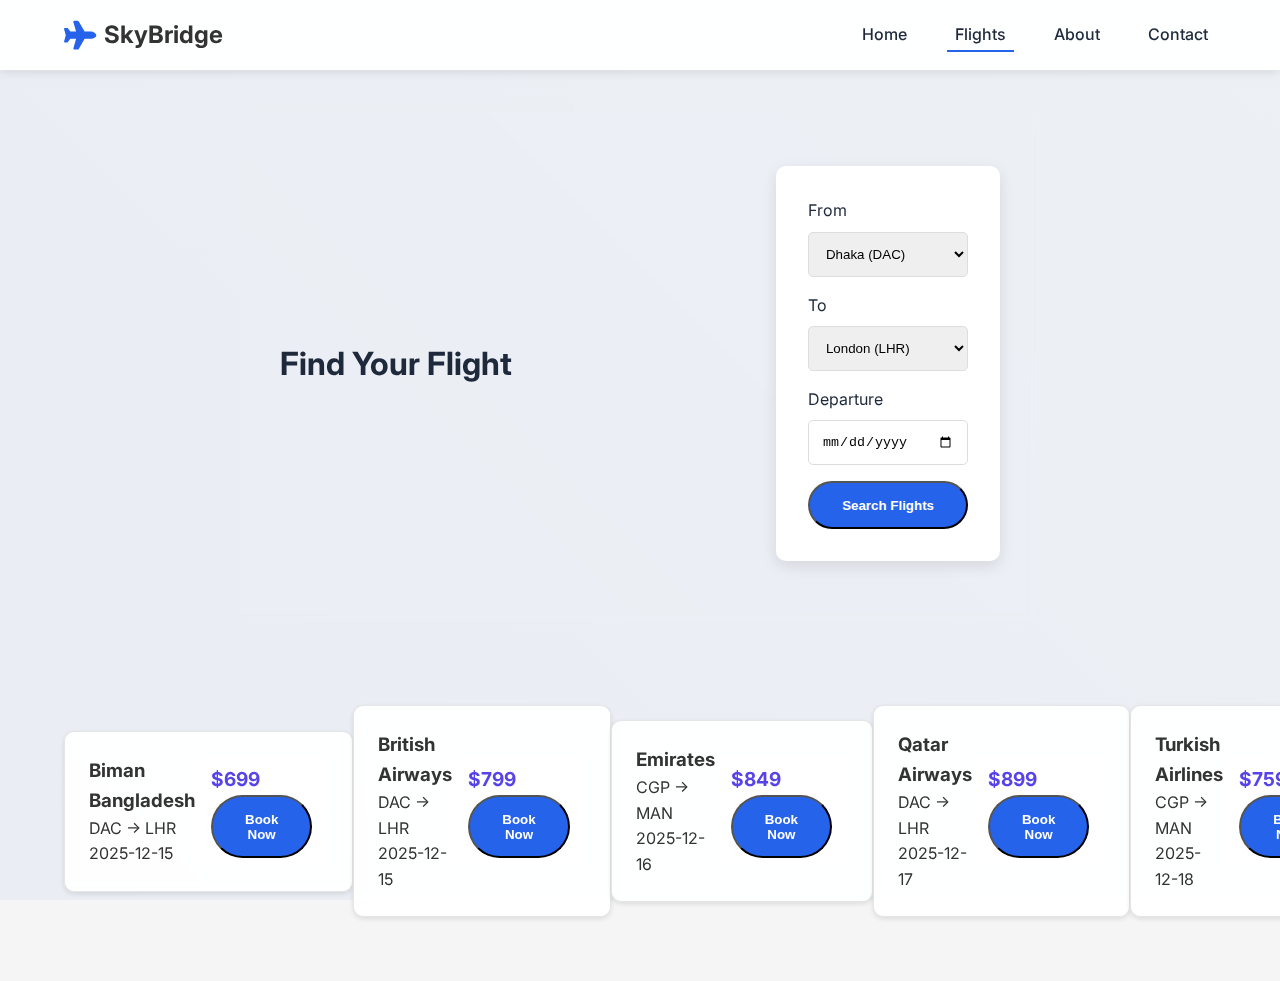
<file: flights.html>
<!DOCTYPE html>
<html lang="en">
<head>
    <meta charset="UTF-8">
    <meta name="viewport" content="width=device-width, initial-scale=1.0">
    <title>Book Flights | SkyBridge</title>
    <meta name="theme-color" content="#2563eb">
    <link rel="preconnect" href="https://fonts.googleapis.com">
    <link rel="preconnect" href="https://fonts.gstatic.com" crossorigin>
    <link href="https://fonts.googleapis.com/css2?family=Inter:wght@400;500;600;700&display=swap" rel="stylesheet">
    <link rel="stylesheet" href="https://cdnjs.cloudflare.com/ajax/libs/font-awesome/6.4.0/css/all.min.css">
    <link rel="stylesheet" href="css/main.css">
    <link rel="stylesheet" href="css/flights.css">
</head>
<body>
    <header>
        <div class="container">
            <div class="logo">
                <i class="fas fa-plane"></i>
                <span>SkyBridge</span>
            </div>
            <nav>
                <ul>
                    <li><a href="index.html">Home</a></li>
                    <li><a href="flights.html" class="active">Flights</a></li>
                    <li><a href="about.html">About</a></li>
                    <li><a href="contact.html">Contact</a></li>
                </ul>
            </nav>
            <div class="mobile-menu">
                <i class="fas fa-bars"></i>
            </div>
        </div>
    </header>
    
    <section class="flight-search">
        <div class="container">
            <h1>Find Your Flight</h1>
            <form id="searchForm">
                <div class="form-group">
                    <label>From</label>
                    <select id="from">
                        <option value="DAC">Dhaka (DAC)</option>
                        <option value="CGP">Chittagong (CGP)</option>
                    </select>
                </div>
                <div class="form-group">
                    <label>To</label>
                    <select id="to">
                        <option value="LHR">London (LHR)</option>
                        <option value="MAN">Manchester (MAN)</option>
                    </select>
                </div>
                <div class="form-group">
                    <label>Departure</label>
                    <input type="date" id="departure" required>
                </div>
                <button type="submit" class="btn">Search Flights</button>
            </form>
        </div>
    </section>

    <section class="flight-results">
        <div class="container" id="flightsContainer">
            
        </div>
    </section>

    
    <div class="modal" id="bookingModal">
        <div class="modal-content">
            <span class="close">&times;</span>
            <h2>Complete Booking</h2>
            <form id="bookingForm">
                <div class="form-group">
                    <label>Full Name</label>
                    <input type="text" required>
                </div>
                <div class="form-group">
                    <label>Email</label>
                    <input type="email" required>
                </div>
                <button type="submit" class="btn">Confirm Booking</button>
            </form>
        </div>
    </div>

    
    <div class="modal" id="confirmationModal">
        <div class="modal-content">
            <i class="fas fa-check-circle"></i>
            <h2>Booking Confirmed!</h2>
            <p id="confirmationText"></p>
            <button class="btn" onclick="location.reload()">New Search</button>
        </div>
    </div>

    <script src="javascript/scripts.js"></script>
</body>
</html>
</file>
<file: css/flights.css>
.flight-search {
    background: url('/images/for\ logo.json');
    backdrop-filter: blur(5px);
    color: var(--dark);
    padding: 3rem 0;
    border-radius: 20px;
    margin: 2rem auto;
    max-width: 800px;
}

.flight-search form {
    background: white;
    padding: 2rem;
    border-radius: 10px;
    box-shadow: 0 5px 15px rgba(0,0,0,0.1);
}

.form-group {
    margin-bottom: 1rem;
}

.form-group label {
    display: block;
    margin-bottom: 0.5rem;
}

.form-group input,
.form-group select {
    width: 100%;
    padding: 0.8rem;
    border: 1px solid #ddd;
    border-radius: 5px;
    transition: all 0.3s ease;
}

.form-group input:focus,
.form-group select:focus {
    border-color: var(--primary);
    box-shadow: 0 0 0 3px rgba(37, 99, 235, 0.1);
}

.flight-results {
    padding: 2rem 0;
}

.flight-card {
    background: rgba(255, 255, 255, 0.95);
    backdrop-filter: blur(5px);
    padding: 1.5rem;
    margin-bottom: 1rem;
    border-radius: 10px;
    box-shadow: 0 2px 5px rgba(0,0,0,0.1);
    display: flex;
    justify-content: space-between;
    align-items: center;
    transition: all 0.3s ease;
    border: 1px solid rgba(0, 0, 0, 0.1);
}

.flight-card:hover {
    transform: translateX(10px);
}

.flight-price {
    font-size: 1.2rem;
    font-weight: bold;
    position: relative;
    padding: 0.5rem 1rem;
    background: white;
    color: lab(39.97% 44.86 -82.13);
    border-radius: 5px;
    transition: all 0.3s ease;
}

.modal {
    display: none;
    position: fixed;
    top: 0;
    left: 0;
    width: 100%;
    height: 100%;
    background: rgb(254, 251, 251);
    justify-content: center;
    align-items: center;
    z-index: 1000;
}

.modal-content {
    background: rgb(16, 15, 15);
    padding: 2rem;
    border-radius: 10px;
    max-width: 500px;
    width: 90%;
    position: relative;
    animation: modalSlideIn 0.3s ease;
}

@keyframes modalSlideIn {
    from {
        transform: translateY(-50px);
        opacity: 0;
    }
    to {
        transform: translateY(0);
        opacity: 1;
    }
}

.close {
    position: absolute;
    top: 1rem;
    right: 1rem;
    font-size: 1.5rem;
    cursor: pointer;
}
</file>
<file: css/main.css>
/* RESET & BASE STYLES */
:root {
    --primary: #2563eb;
    --secondary: #ff7f32;
    --dark: #1e293b;
}

* {
    margin: 0;
    padding: 0;
    box-sizing: border-box;
}

body {
    font-family: 'Inter', system-ui, -apple-system, sans-serif;
    background-color: #f5f5f5;
    color: #333;
    line-height: 1.6;
    scroll-behavior: smooth;
}

body::before {
    content: '';
    position: fixed;
    top: 0;
    left: 0;
    width: 100%;
    height: 100%;
    background: linear-gradient(45deg, #2563eb, #3b82f6, #60a5fa);
    z-index: -1;
    opacity: 0.05;
}

/* HEADER */
header {
    background: rgba(255, 255, 255, 0.95);
    backdrop-filter: blur(10px);
    position: sticky;
    top: 0;
    z-index: 1000;
    box-shadow: 0 2px 10px rgba(0, 0, 0, 0.1);
    transition: all 0.3s ease;
}

.container {
    width: 90%;
    max-width: 1200px;
    margin: auto;
    display: flex;
    justify-content: space-between;
    align-items: center;
    padding: 1rem 0;
}

.logo {
    display: flex;
    align-items: center;
    font-size: 1.8rem;
    font-weight: bold;
    color: var(--primary);
}

.logo {
    display: flex;
    align-items: center;
    gap: 0.5rem;
}

.logo lottie-player {
    width: 80px;
    height: 80px;
}

.logo span {
    font-size: 1.5rem;
    font-weight: bold;
    color: #333; /* adjust as needed */
}


/* NAVIGATION */
nav ul {
    display: flex;
    list-style: none;
    gap: 2rem;
}

nav a {
    color: var(--dark);
    text-decoration: none;
    font-weight: 500;
    padding: 0.5rem;
    position: relative;
    transition: 0.3s ease;
}

nav a::after {
    content: '';
    display: block;
    width: 0;
    height: 2px;
    background-color: var(--primary);
    transition: 0.3s ease;
    position: absolute;
    bottom: 0;
    left: 0;
}

nav a:hover::after,
nav a.active::after {
    width: 100%;
}

.mobile-menu {
    display: none;
    font-size: 1.5rem;
    color: var(--dark);
    cursor: pointer;
}

/* HERO SECTION */
.hero {
    background: linear-gradient(to top, #87ceeb, #87ceeb);
    padding: 4rem 2rem;
    text-align: center;
    color: #333;
}


.hero h1 {
    font-size: 3rem;
    font-weight: 700;
    margin-bottom: 1rem;
}

.hero p {
    font-size: 1.3rem;
    margin-bottom: 2rem;
}

.btn {
    display: inline-block;
    background-color: var(--primary);
    color: white;
    padding: 0.9rem 2rem;
    border-radius: 50px;
    font-weight: 600;
    text-decoration: none;
    transition: all 0.3s ease;
}

.btn:hover {
    background-color: #1d4ed8;
    transform: translateY(-2px);
}

/* FEATURES SECTION */
.features {
    background: #fff;
    padding: 4rem 2rem;
    display: flex;
    justify-content: center;
    gap: 2rem;
    flex-wrap: wrap;
}

.feature-card {
    background: rgba(255, 255, 255, 0.95);
    backdrop-filter: blur(5px);
    border-radius: 15px;
    padding: 2rem;
    width: 280px;
    text-align: center;
    box-shadow: 0 8px 20px rgba(0, 0, 0, 0.06);
    transition: all 0.3s ease;
}

.feature-card:hover {
    transform: translateY(-8px);
    box-shadow: 0 12px 24px rgba(0, 0, 0, 0.12);
}

.feature-card i {
    font-size: 2.7rem;
    color: var(--primary);
    margin-bottom: 1rem;
}

/* FOOTER */
footer {
    background-color: var(--dark);
    color: #fff;
    padding: 3rem 2rem 1rem;
}

/* RESPONSIVENESS */
@media (max-width: 768px) {
    /* Existing responsive styles */
}

/* LOADING ANIMATION */
.loading {
    animation: spin 1s linear infinite;
    border: 3px solid rgba(255, 255, 255, 0.3);
    border-top-color: var(--primary);
    border-radius: 50%;
    width: 30px;
    height: 30px;
    margin: 2rem auto;
}

@keyframes spin {
    to { transform: rotate(360deg); }
}
</file>
